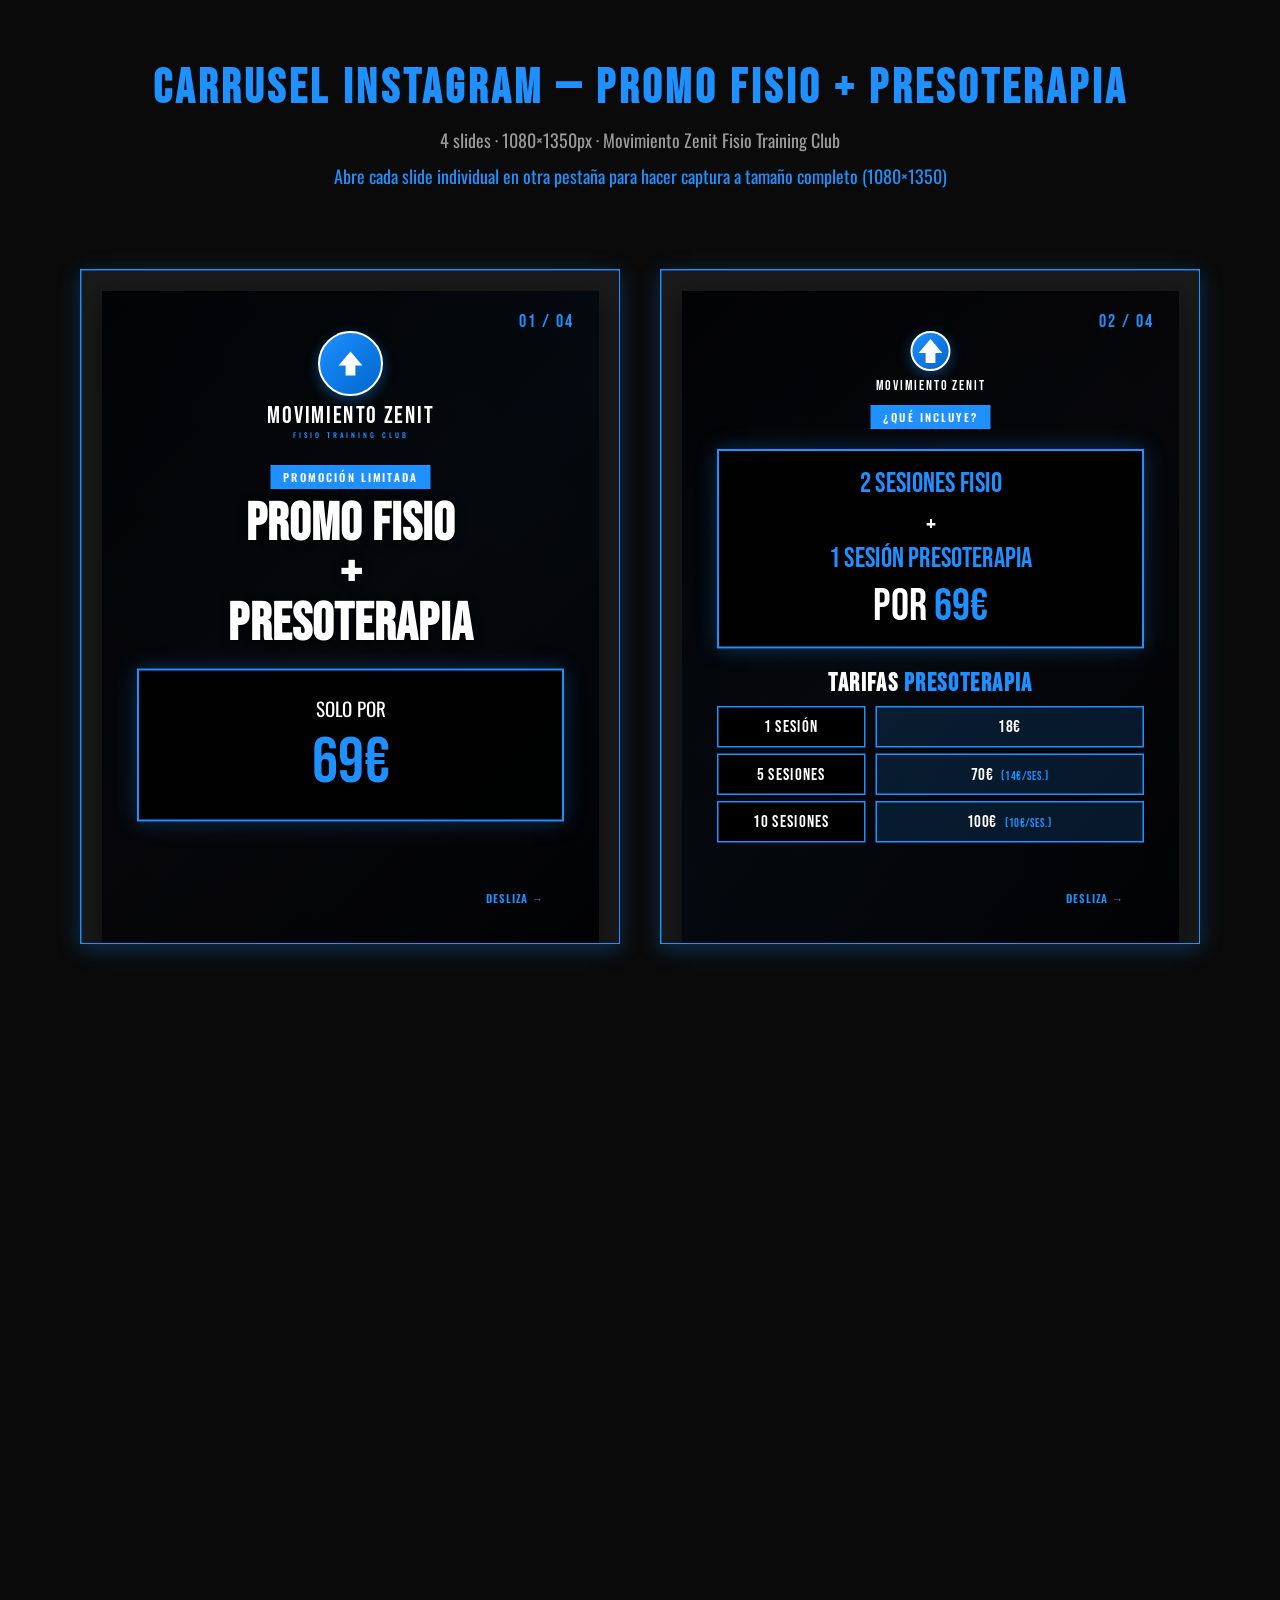
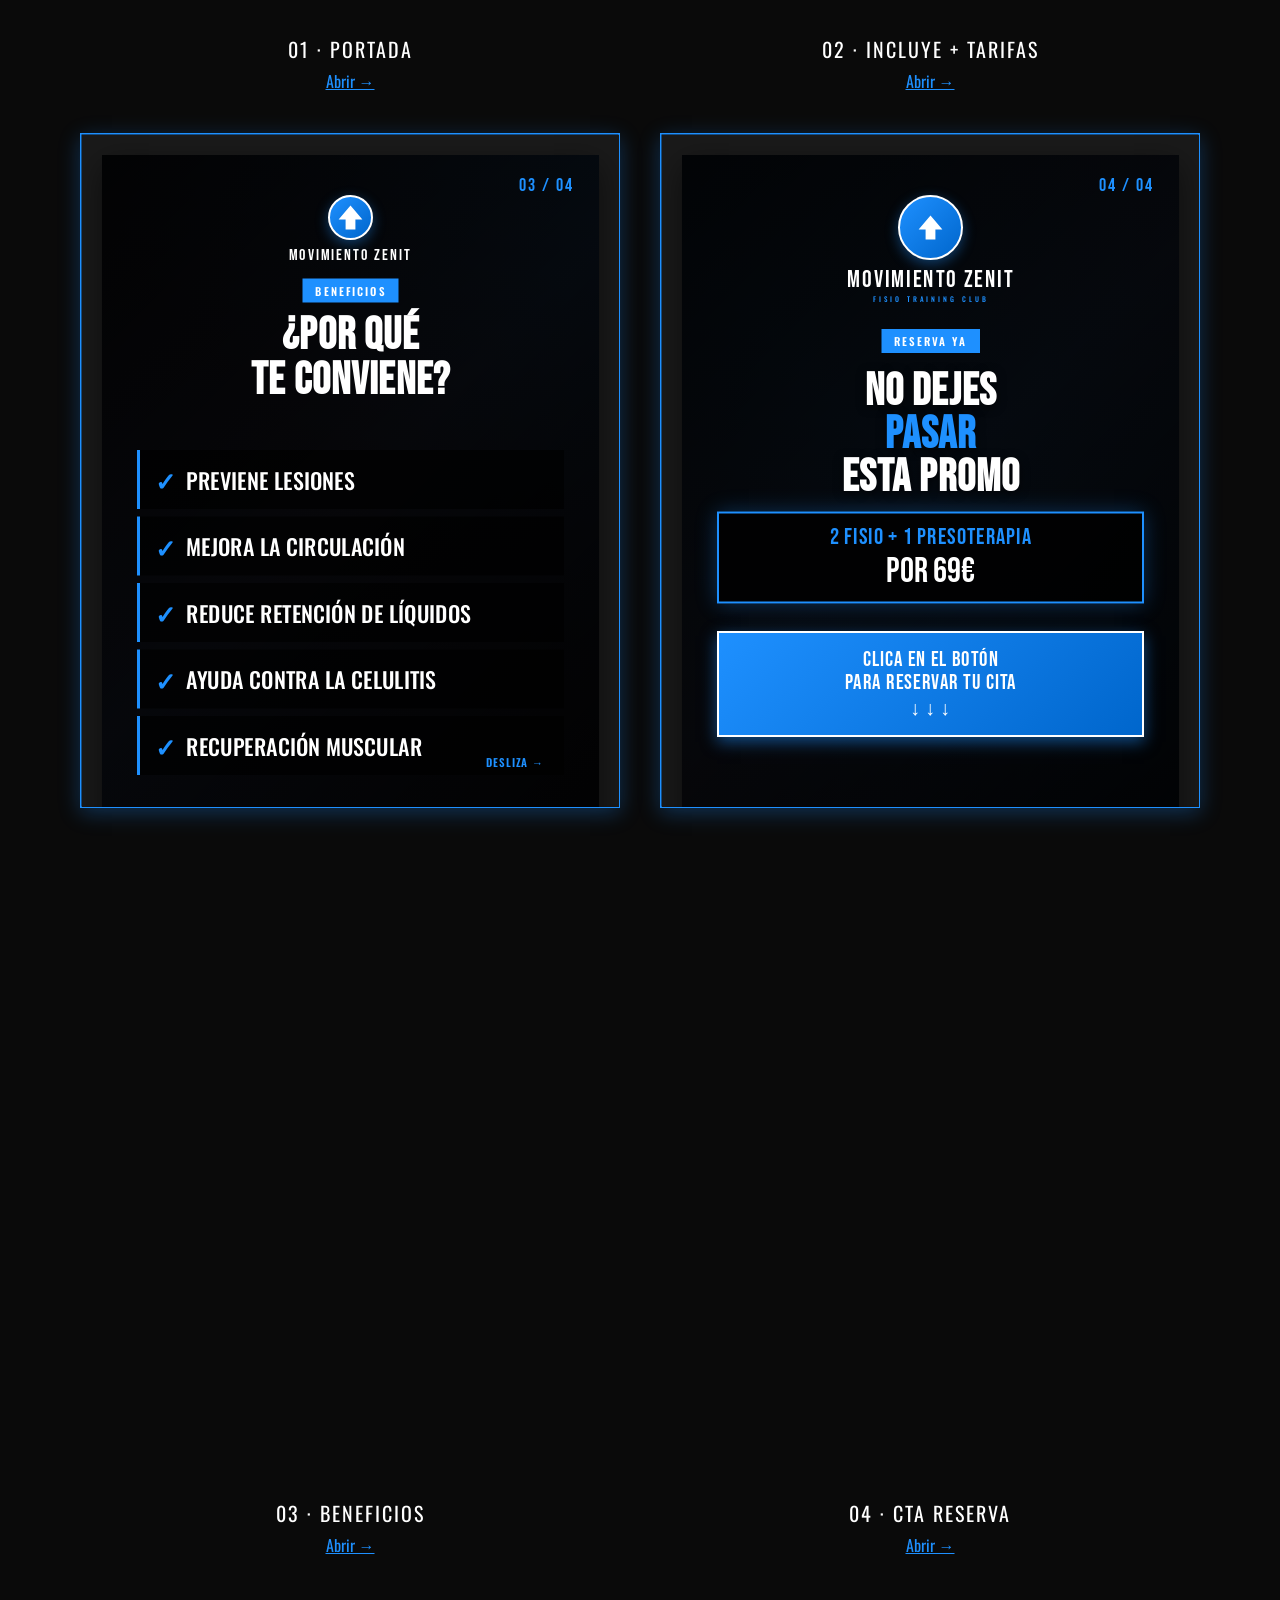
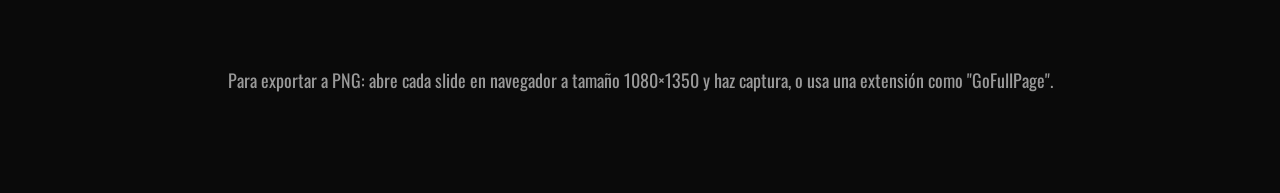
<file: carrusel-promo-fisio/index.html>
<!DOCTYPE html>
<html lang="es">
<head>
<meta charset="UTF-8">
<title>Carrusel Promo Fisio + Presoterapia - Movimiento Zenit</title>
<link rel="stylesheet" href="styles.css">
<style>
  body {
    background: #0a0a0a;
    padding: 60px 20px;
  }
  .header {
    width: 100%;
    text-align: center;
    color: white;
    font-family: 'Oswald', sans-serif;
    margin-bottom: 40px;
  }
  .header h1 {
    font-family: 'Bebas Neue', sans-serif;
    font-size: 48px;
    color: #1e90ff;
    letter-spacing: 4px;
  }
  .header p {
    color: #999;
    margin-top: 10px;
    font-size: 18px;
  }
  .slides-grid {
    display: flex;
    flex-wrap: wrap;
    gap: 40px;
    justify-content: center;
  }
  .slide-wrapper {
    display: flex;
    flex-direction: column;
    align-items: center;
  }
  .slide-label {
    color: white;
    font-family: 'Oswald', sans-serif;
    margin-top: 15px;
    font-size: 20px;
    letter-spacing: 2px;
  }
  iframe {
    width: 540px;
    height: 675px;
    border: 3px solid #1e90ff;
    box-shadow: 0 10px 40px rgba(30,144,255,0.3);
  }
</style>
</head>
<body>
  <div class="header">
    <h1>CARRUSEL INSTAGRAM — PROMO FISIO + PRESOTERAPIA</h1>
    <p>4 slides · 1080×1350px · Movimiento Zenit Fisio Training Club</p>
    <p style="color:#1e90ff;">Abre cada slide individual en otra pestaña para hacer captura a tamaño completo (1080×1350)</p>
  </div>

  <div class="slides-grid">
    <div class="slide-wrapper">
      <iframe src="slide-1-portada.html" style="transform: scale(0.5); transform-origin: top left; width: 1080px; height: 1350px; margin-bottom: -675px; margin-right: -540px;"></iframe>
      <div style="width: 540px; height: 675px;"></div>
      <div class="slide-label">01 · PORTADA</div>
      <a href="slide-1-portada.html" target="_blank" style="color:#1e90ff; margin-top:5px;">Abrir →</a>
    </div>

    <div class="slide-wrapper">
      <iframe src="slide-2-incluye.html" style="transform: scale(0.5); transform-origin: top left; width: 1080px; height: 1350px; margin-bottom: -675px; margin-right: -540px;"></iframe>
      <div style="width: 540px; height: 675px;"></div>
      <div class="slide-label">02 · INCLUYE + TARIFAS</div>
      <a href="slide-2-incluye.html" target="_blank" style="color:#1e90ff; margin-top:5px;">Abrir →</a>
    </div>

    <div class="slide-wrapper">
      <iframe src="slide-3-beneficios.html" style="transform: scale(0.5); transform-origin: top left; width: 1080px; height: 1350px; margin-bottom: -675px; margin-right: -540px;"></iframe>
      <div style="width: 540px; height: 675px;"></div>
      <div class="slide-label">03 · BENEFICIOS</div>
      <a href="slide-3-beneficios.html" target="_blank" style="color:#1e90ff; margin-top:5px;">Abrir →</a>
    </div>

    <div class="slide-wrapper">
      <iframe src="slide-4-cta.html" style="transform: scale(0.5); transform-origin: top left; width: 1080px; height: 1350px; margin-bottom: -675px; margin-right: -540px;"></iframe>
      <div style="width: 540px; height: 675px;"></div>
      <div class="slide-label">04 · CTA RESERVA</div>
      <a href="slide-4-cta.html" target="_blank" style="color:#1e90ff; margin-top:5px;">Abrir →</a>
    </div>
  </div>

  <div class="header" style="margin-top:60px;">
    <p style="color:#999;">Para exportar a PNG: abre cada slide en navegador a tamaño 1080×1350 y haz captura, o usa una extensión como "GoFullPage".</p>
  </div>
</body>
</html>
</file>
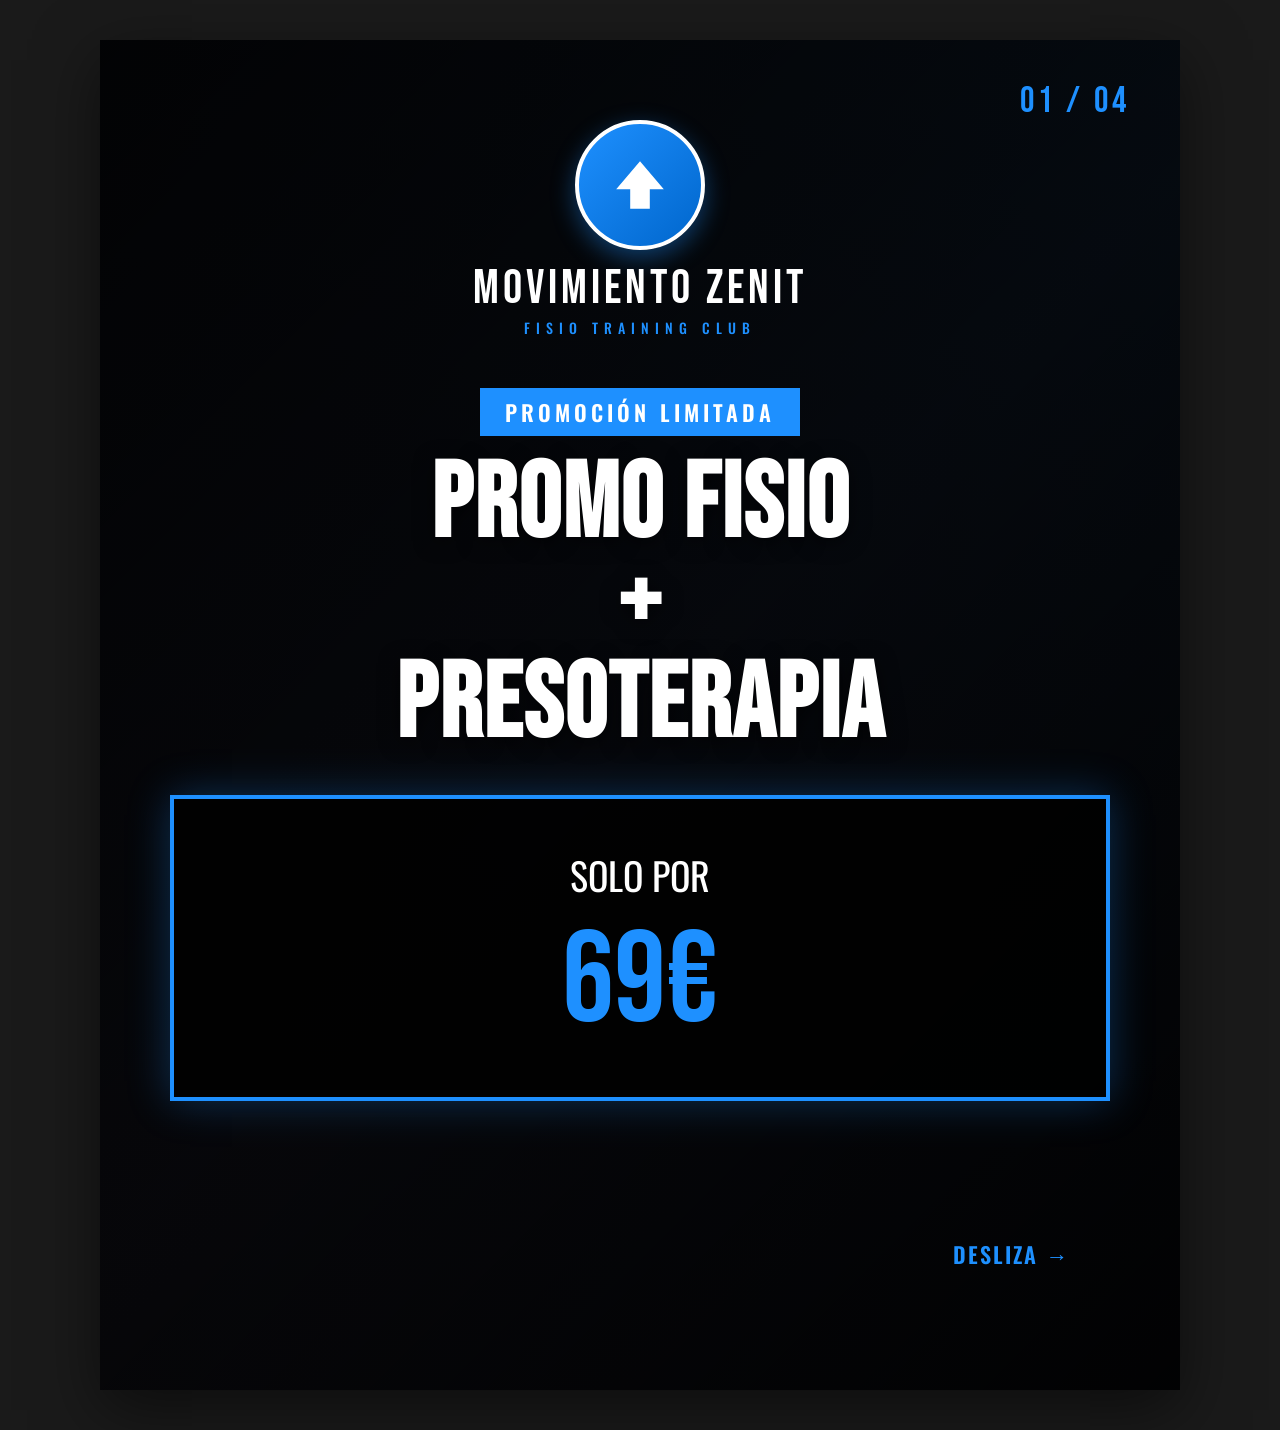
<file: carrusel-promo-fisio/slide-1-portada.html>
<!DOCTYPE html>
<html lang="es">
<head>
<meta charset="UTF-8">
<title>Slide 1 - Portada</title>
<link rel="stylesheet" href="styles.css">
</head>
<body>
<div class="slide">
  <div class="slide-bg" style="background-image: linear-gradient(45deg, #1a1a2e, #16213e, #0f3460);"></div>
  <div class="slide-number">01 / 04</div>
  <div class="slide-content">

    <div class="logo-header">
      <div class="logo-circle">
        <svg viewBox="0 0 50 50" fill="white">
          <polygon points="25,8 8,28 18,28 18,42 32,42 32,28 42,28"/>
        </svg>
      </div>
      <div class="logo-text">MOVIMIENTO ZENIT</div>
      <div class="logo-subtitle">FISIO TRAINING CLUB</div>
    </div>

    <span class="tag">PROMOCIÓN LIMITADA</span>

    <h1 class="title-xl" style="font-size: 105px;">PROMO FISIO<br>+<br>PRESOTERAPIA</h1>

    <div class="zenit-box" style="margin-top: 40px;">
      <div class="box-text" style="font-size: 38px; margin-bottom: 15px;">SOLO POR</div>
      <div class="box-price">69€</div>
    </div>

    <div class="swipe-indicator">DESLIZA →</div>
  </div>
</div>
</body>
</html>
</file>
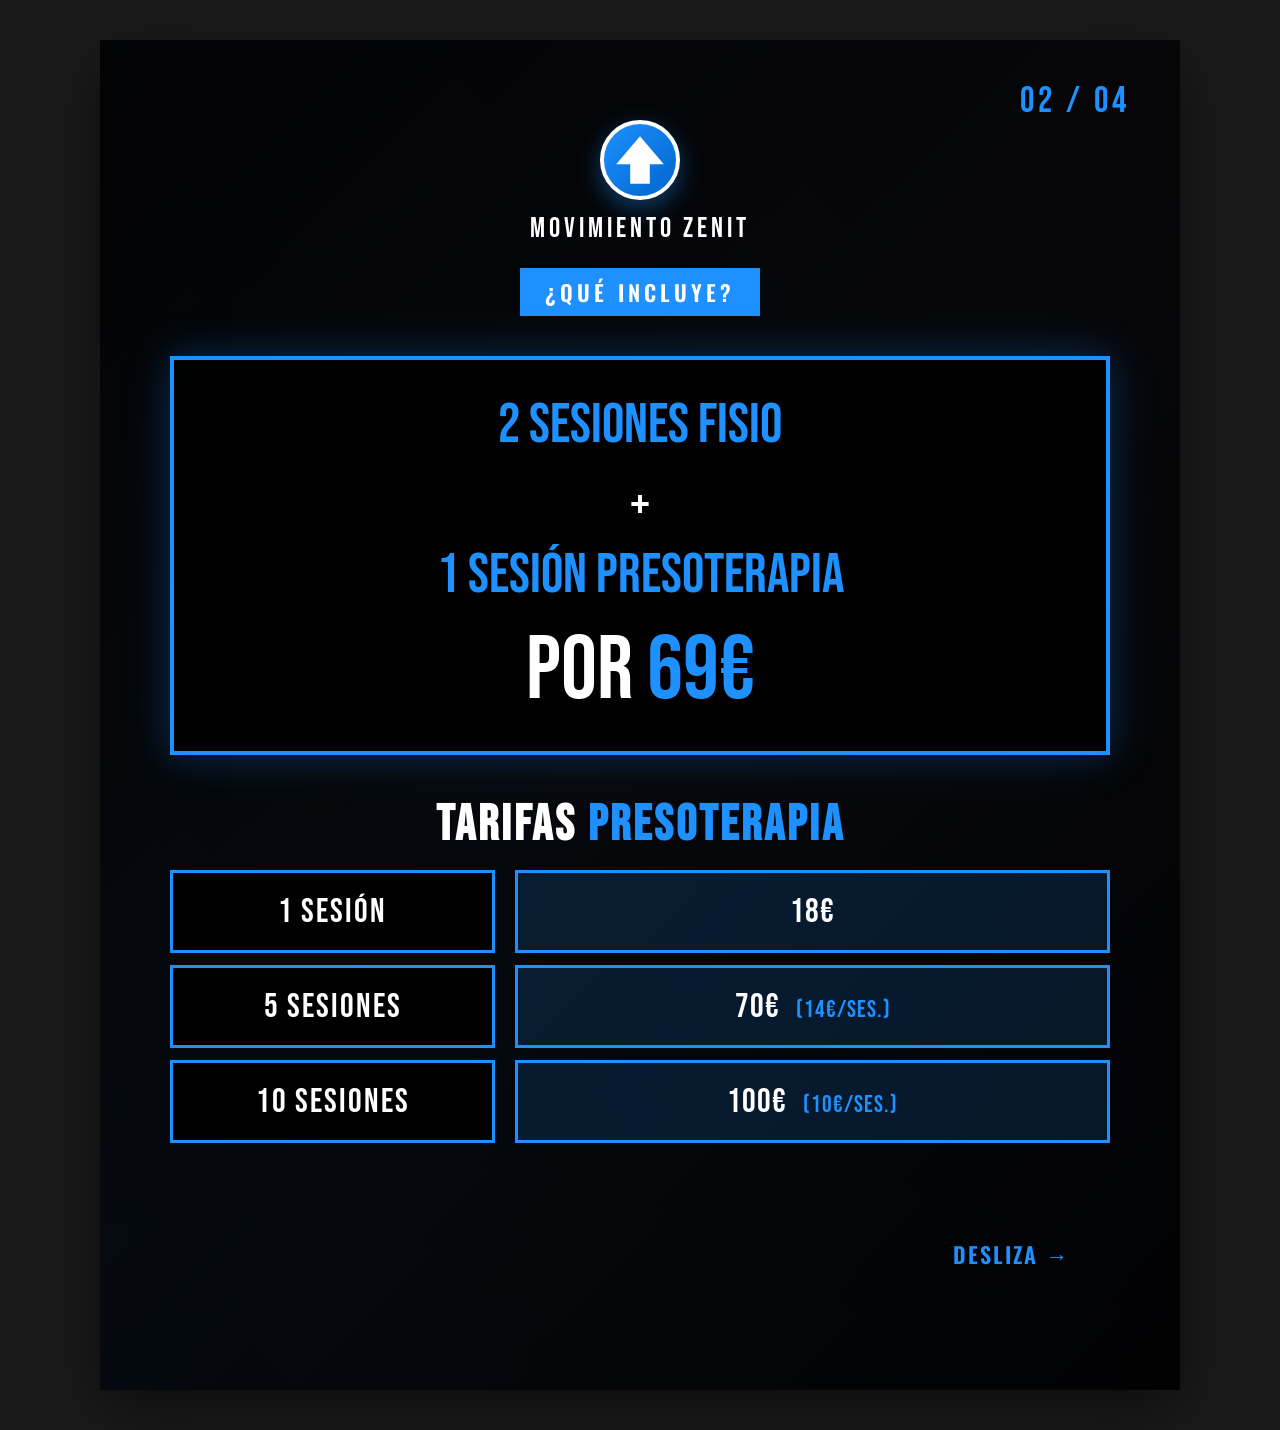
<file: carrusel-promo-fisio/slide-2-incluye.html>
<!DOCTYPE html>
<html lang="es">
<head>
<meta charset="UTF-8">
<title>Slide 2 - Qué incluye y tarifas</title>
<link rel="stylesheet" href="styles.css">
</head>
<body>
<div class="slide">
  <div class="slide-bg" style="background-image: linear-gradient(45deg, #0f3460, #16213e, #1a1a2e);"></div>
  <div class="slide-number">02 / 04</div>
  <div class="slide-content">

    <div class="logo-header" style="margin-bottom: 25px;">
      <div class="logo-circle" style="width: 80px; height: 80px;">
        <svg viewBox="0 0 50 50" fill="white">
          <polygon points="25,8 8,28 18,28 18,42 32,42 32,28 42,28"/>
        </svg>
      </div>
      <div class="logo-text" style="font-size: 28px;">MOVIMIENTO ZENIT</div>
    </div>

    <span class="tag">¿QUÉ INCLUYE?</span>

    <div class="zenit-box" style="margin: 20px 0; padding: 35px 50px;">
      <div class="box-title" style="font-size: 56px; color: #1e90ff;">2 SESIONES FISIO</div>
      <div style="font-family: 'Bebas Neue'; font-size: 50px; color: #ffffff; margin: 8px 0;">+</div>
      <div class="box-title" style="font-size: 56px; color: #1e90ff;">1 SESIÓN PRESOTERAPIA</div>
      <div style="font-family: 'Bebas Neue'; font-size: 90px; color: #ffffff; line-height: 1; margin-top: 15px;">
        POR <span style="color: #1e90ff;">69€</span>
      </div>
    </div>

    <div style="width: 100%; margin-top: 20px;">
      <h3 style="font-family: 'Bebas Neue'; font-size: 50px; color: #ffffff; text-align: center; letter-spacing: 3px; margin-bottom: 15px;">
        TARIFAS <span style="color: #1e90ff;">PRESOTERAPIA</span>
      </h3>

      <div class="price-row" style="margin: 12px 0;">
        <div class="price-label" style="padding: 18px 25px; font-size: 34px;">1 SESIÓN</div>
        <div class="price-value" style="padding: 18px 25px; font-size: 34px;">18€</div>
      </div>

      <div class="price-row" style="margin: 12px 0;">
        <div class="price-label" style="padding: 18px 25px; font-size: 34px;">5 SESIONES</div>
        <div class="price-value" style="padding: 18px 25px; font-size: 34px;">70€ <span class="highlight" style="font-size: 24px;">(14€/SES.)</span></div>
      </div>

      <div class="price-row" style="margin: 12px 0;">
        <div class="price-label" style="padding: 18px 25px; font-size: 34px;">10 SESIONES</div>
        <div class="price-value" style="padding: 18px 25px; font-size: 34px;">100€ <span class="highlight" style="font-size: 24px;">(10€/SES.)</span></div>
      </div>
    </div>

    <div class="swipe-indicator">DESLIZA →</div>
  </div>
</div>
</body>
</html>
</file>
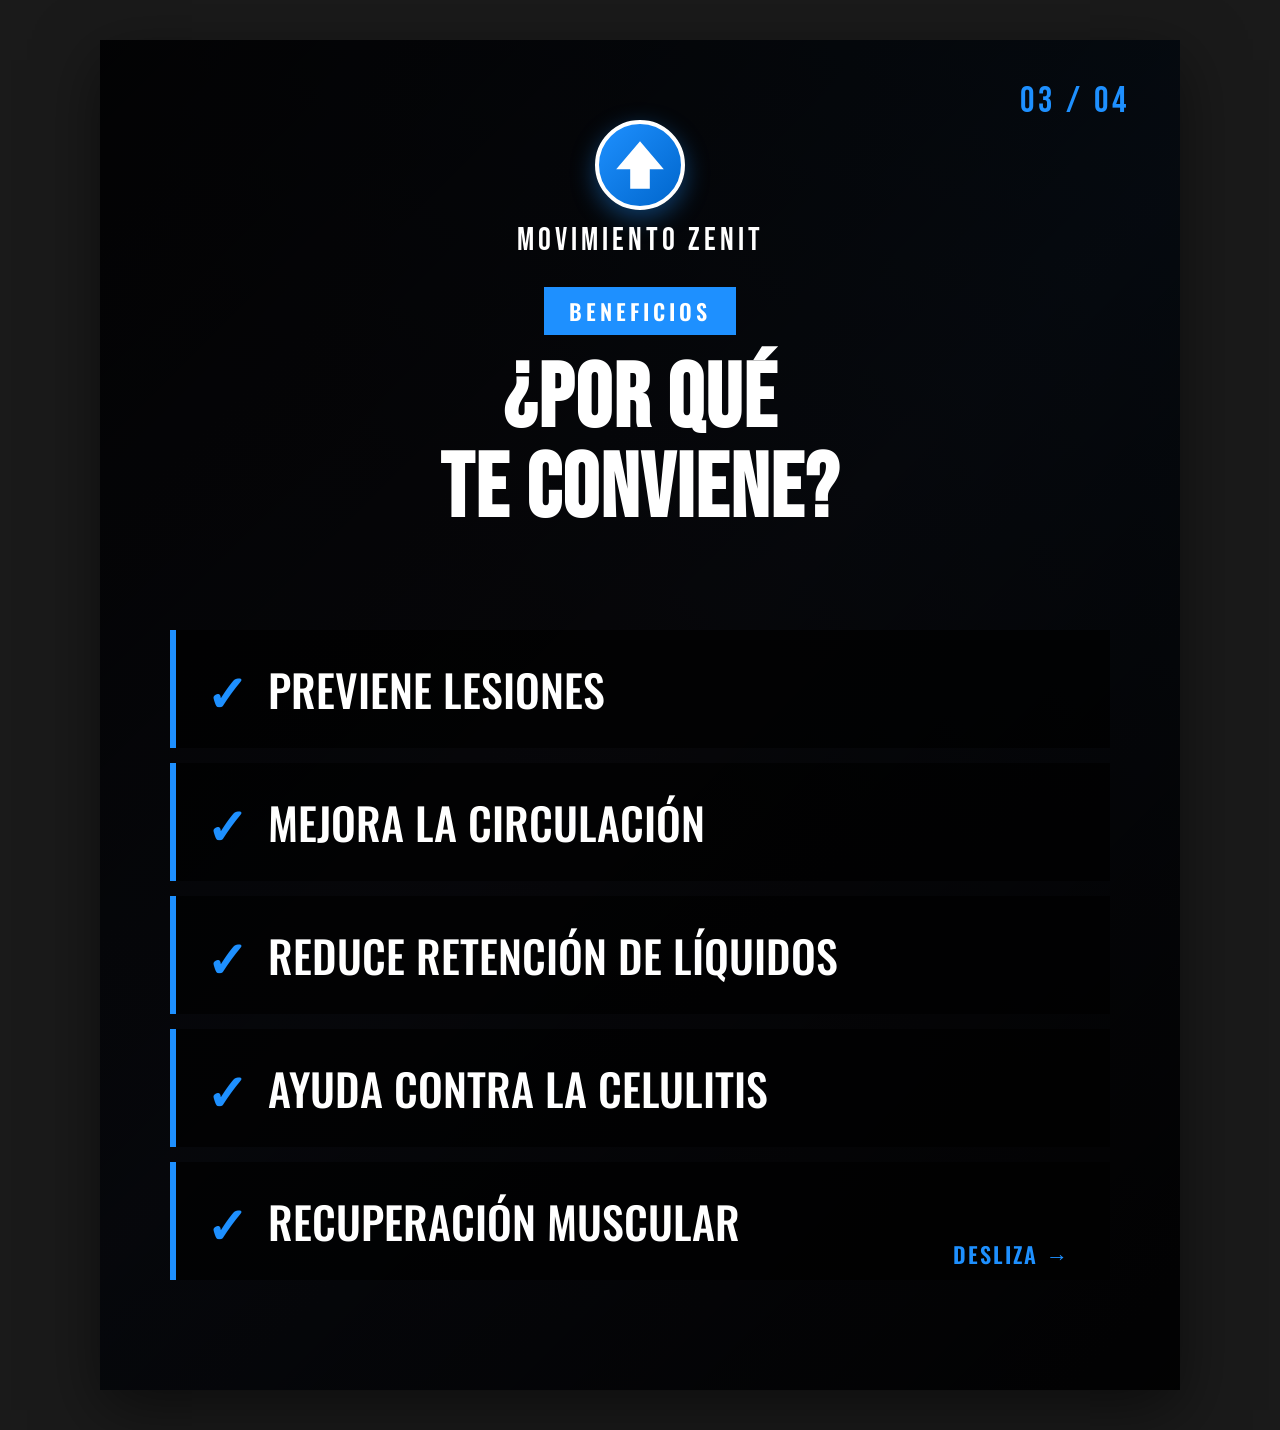
<file: carrusel-promo-fisio/slide-3-beneficios.html>
<!DOCTYPE html>
<html lang="es">
<head>
<meta charset="UTF-8">
<title>Slide 3 - Beneficios</title>
<link rel="stylesheet" href="styles.css">
</head>
<body>
<div class="slide">
  <div class="slide-bg" style="background-image: linear-gradient(45deg, #16213e, #1a1a2e, #0f3460);"></div>
  <div class="slide-number">03 / 04</div>
  <div class="slide-content">

    <div class="logo-header" style="margin-bottom: 30px;">
      <div class="logo-circle" style="width: 90px; height: 90px;">
        <svg viewBox="0 0 50 50" fill="white">
          <polygon points="25,8 8,28 18,28 18,42 32,42 32,28 42,28"/>
        </svg>
      </div>
      <div class="logo-text" style="font-size: 32px;">MOVIMIENTO ZENIT</div>
    </div>

    <span class="tag">BENEFICIOS</span>

    <h2 class="title-lg" style="margin-bottom: 15px;">¿POR QUÉ<br>TE CONVIENE?</h2>

    <div class="divider"></div>

    <ul class="benefits-list" style="margin-top: 25px;">
      <li>PREVIENE LESIONES</li>
      <li>MEJORA LA CIRCULACIÓN</li>
      <li>REDUCE RETENCIÓN DE LÍQUIDOS</li>
      <li>AYUDA CONTRA LA CELULITIS</li>
      <li>RECUPERACIÓN MUSCULAR</li>
    </ul>

    <div class="swipe-indicator">DESLIZA →</div>
  </div>
</div>
</body>
</html>
</file>
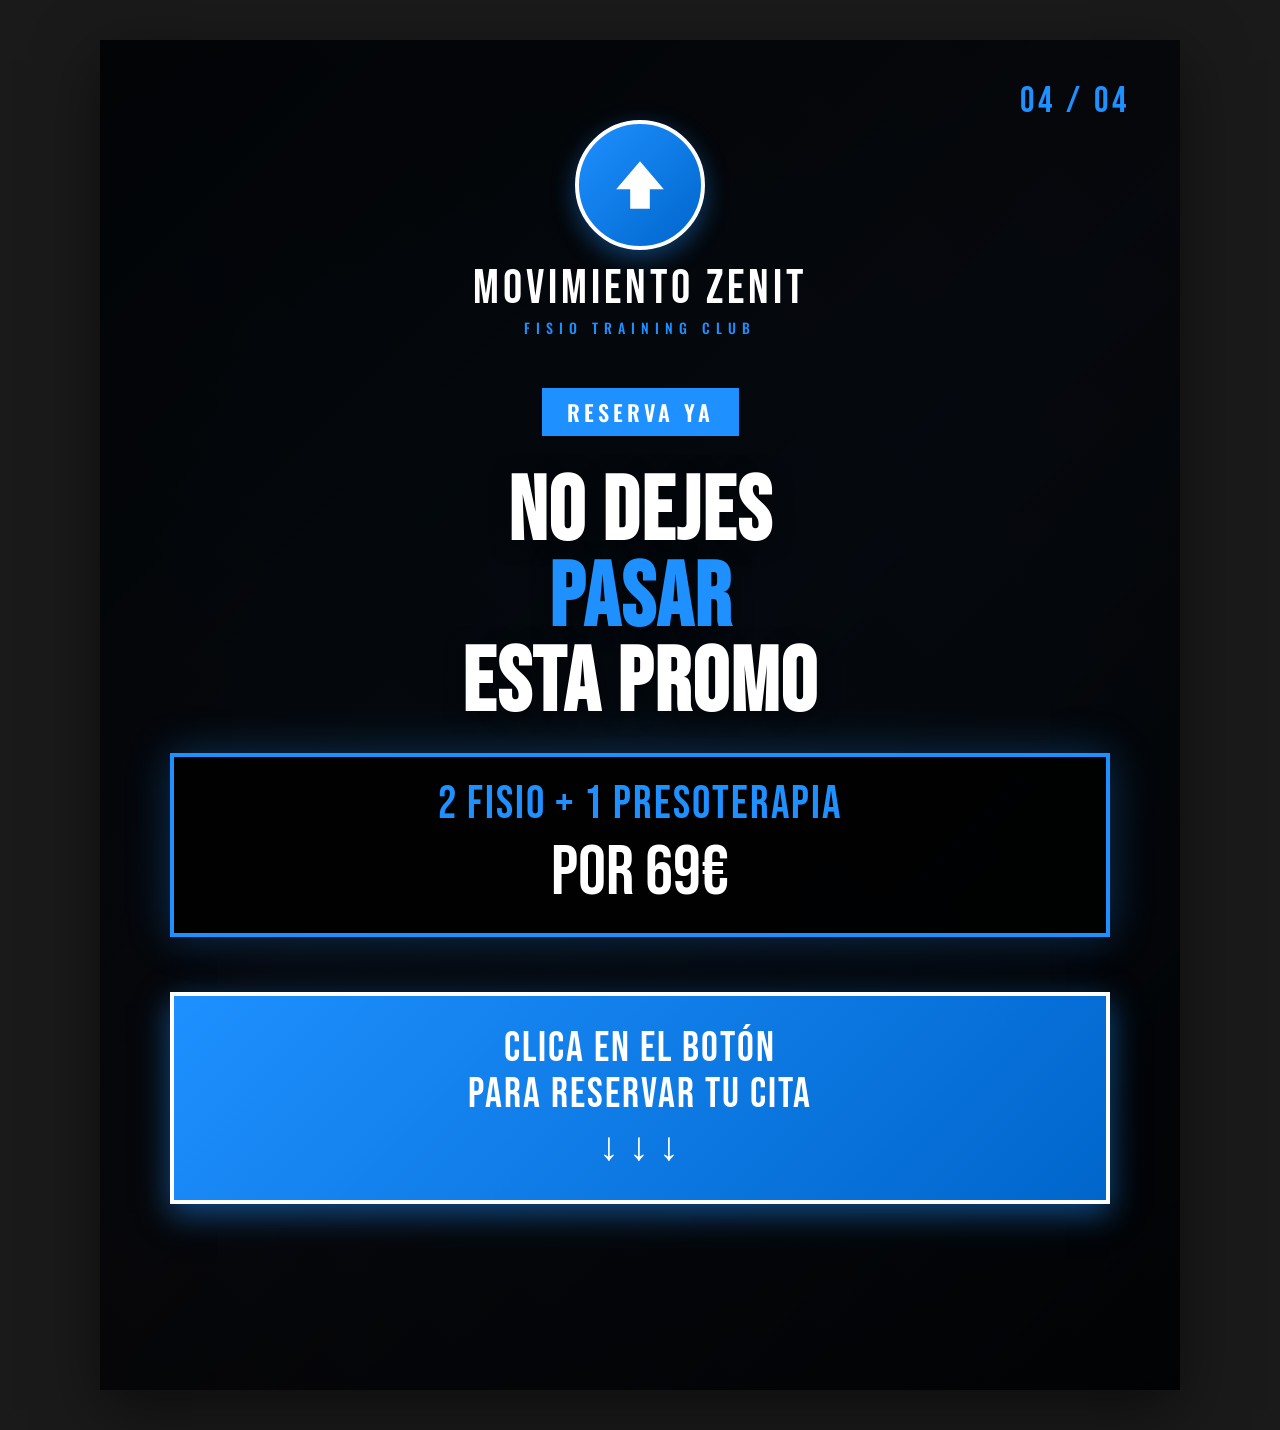
<file: carrusel-promo-fisio/slide-4-cta.html>
<!DOCTYPE html>
<html lang="es">
<head>
<meta charset="UTF-8">
<title>Slide 4 - CTA Reserva</title>
<link rel="stylesheet" href="styles.css">
</head>
<body>
<div class="slide">
  <div class="slide-bg" style="background-image: linear-gradient(45deg, #1a1a2e, #0f3460, #16213e);"></div>
  <div class="slide-number">04 / 04</div>
  <div class="slide-content">

    <div class="logo-header">
      <div class="logo-circle">
        <svg viewBox="0 0 50 50" fill="white">
          <polygon points="25,8 8,28 18,28 18,42 32,42 32,28 42,28"/>
        </svg>
      </div>
      <div class="logo-text">MOVIMIENTO ZENIT</div>
      <div class="logo-subtitle">FISIO TRAINING CLUB</div>
    </div>

    <span class="tag">RESERVA YA</span>

    <h2 class="title-xl" style="font-size: 90px; margin-top: 15px;">
      NO DEJES<br>
      <span style="color: #1e90ff;">PASAR</span><br>
      ESTA PROMO
    </h2>

    <div class="zenit-box" style="margin-top: 25px; padding: 25px 40px;">
      <div style="color: #1e90ff; font-family: 'Bebas Neue'; font-size: 46px; letter-spacing: 2px; line-height: 1;">2 FISIO + 1 PRESOTERAPIA</div>
      <div style="font-family: 'Bebas Neue'; font-size: 70px; color: #ffffff; line-height: 1; margin-top: 10px;">POR 69€</div>
    </div>

    <div class="cta-button" style="margin-top: 25px; padding: 30px 40px; font-size: 42px;">
      CLICA EN EL BOTÓN<br>PARA RESERVAR TU CITA
      <div style="font-size: 40px; margin-top: 8px;">↓ ↓ ↓</div>
    </div>

  </div>
</div>
</body>
</html>
</file>
<file: carrusel-promo-fisio/styles.css>
/* Estilo Movimiento Zenit - Carrusel Instagram */
@import url('https://fonts.googleapis.com/css2?family=Bebas+Neue&family=Oswald:wght@400;500;600;700&display=swap');

* {
  margin: 0;
  padding: 0;
  box-sizing: border-box;
}

body {
  font-family: 'Oswald', sans-serif;
  background: #1a1a1a;
  display: flex;
  flex-wrap: wrap;
  gap: 40px;
  padding: 40px;
  justify-content: center;
}

.slide {
  width: 1080px;
  height: 1350px;
  position: relative;
  overflow: hidden;
  background: #0a0a0a;
  color: #ffffff;
  display: flex;
  flex-direction: column;
  align-items: center;
  padding: 80px 70px;
  box-shadow: 0 20px 60px rgba(0, 0, 0, 0.5);
}

/* Overlay oscuro sobre la imagen de fondo */
.slide::before {
  content: '';
  position: absolute;
  inset: 0;
  background:
    linear-gradient(135deg, rgba(0,0,0,0.85) 0%, rgba(0,0,0,0.6) 50%, rgba(0,0,0,0.9) 100%);
  z-index: 1;
}

/* Imagen de fondo decorativa */
.slide-bg {
  position: absolute;
  inset: 0;
  background-size: cover;
  background-position: center;
  opacity: 0.35;
  z-index: 0;
}

.slide-content {
  position: relative;
  z-index: 2;
  width: 100%;
  height: 100%;
  display: flex;
  flex-direction: column;
  align-items: center;
}

/* LOGO header */
.logo-header {
  display: flex;
  flex-direction: column;
  align-items: center;
  margin-bottom: 50px;
}

.logo-circle {
  width: 130px;
  height: 130px;
  background: linear-gradient(135deg, #1e90ff 0%, #0066cc 100%);
  border-radius: 50%;
  display: flex;
  align-items: center;
  justify-content: center;
  margin-bottom: 15px;
  box-shadow: 0 8px 25px rgba(30, 144, 255, 0.4);
  border: 4px solid #ffffff;
}

.logo-circle svg {
  width: 70px;
  height: 70px;
}

.logo-text {
  font-family: 'Bebas Neue', sans-serif;
  font-size: 48px;
  letter-spacing: 4px;
  color: #ffffff;
  line-height: 1;
}

.logo-subtitle {
  font-family: 'Oswald', sans-serif;
  font-size: 14px;
  letter-spacing: 6px;
  color: #1e90ff;
  margin-top: 4px;
  font-weight: 500;
}

/* Títulos */
.title-xl {
  font-family: 'Bebas Neue', sans-serif;
  font-size: 110px;
  line-height: 0.95;
  text-align: center;
  color: #ffffff;
  text-shadow: 0 4px 20px rgba(0,0,0,0.6);
  letter-spacing: 2px;
}

.slide {
  overflow: hidden;
}

.title-lg {
  font-family: 'Bebas Neue', sans-serif;
  font-size: 90px;
  line-height: 1;
  text-align: center;
  color: #ffffff;
  letter-spacing: 2px;
}

.title-md {
  font-family: 'Bebas Neue', sans-serif;
  font-size: 70px;
  text-align: center;
  color: #ffffff;
  letter-spacing: 2px;
}

/* Caja destacada estilo Zenit (negra con borde azul) */
.zenit-box {
  background: rgba(0, 0, 0, 0.85);
  border: 4px solid #1e90ff;
  padding: 50px 60px;
  margin: 30px 0;
  width: 100%;
  text-align: center;
  box-shadow: 0 0 40px rgba(30, 144, 255, 0.3);
}

.zenit-box .box-title {
  font-family: 'Bebas Neue', sans-serif;
  font-size: 60px;
  color: #ffffff;
  line-height: 1.1;
  margin-bottom: 20px;
}

.zenit-box .box-price {
  font-family: 'Bebas Neue', sans-serif;
  font-size: 130px;
  color: #1e90ff;
  line-height: 1;
}

.zenit-box .box-text {
  font-family: 'Oswald', sans-serif;
  font-size: 32px;
  color: #ffffff;
  font-weight: 400;
  line-height: 1.4;
}

/* Botón CTA azul */
.cta-button {
  background: linear-gradient(135deg, #1e90ff 0%, #0066cc 100%);
  border: 4px solid #ffffff;
  padding: 40px 50px;
  width: 100%;
  text-align: center;
  margin-top: auto;
  font-family: 'Bebas Neue', sans-serif;
  font-size: 50px;
  color: #ffffff;
  letter-spacing: 2px;
  line-height: 1.1;
  box-shadow: 0 10px 30px rgba(30, 144, 255, 0.5);
}

/* Lista de precios estilo */
.price-row {
  display: flex;
  align-items: center;
  gap: 20px;
  width: 100%;
  margin: 20px 0;
}

.price-label {
  background: #000000;
  border: 3px solid #1e90ff;
  padding: 25px 35px;
  font-family: 'Bebas Neue', sans-serif;
  font-size: 42px;
  color: #ffffff;
  flex: 1;
  text-align: center;
  letter-spacing: 2px;
}

.price-value {
  background: rgba(30, 144, 255, 0.15);
  border: 3px solid #1e90ff;
  padding: 25px 35px;
  font-family: 'Bebas Neue', sans-serif;
  font-size: 42px;
  color: #ffffff;
  flex: 2;
  text-align: center;
  letter-spacing: 1px;
}

.price-value .highlight {
  color: #1e90ff;
  font-size: 30px;
  margin-left: 10px;
}

/* Lista de beneficios */
.benefits-list {
  list-style: none;
  width: 100%;
  margin: 30px 0;
}

.benefits-list li {
  font-family: 'Oswald', sans-serif;
  font-size: 44px;
  color: #ffffff;
  padding: 22px 30px;
  margin: 15px 0;
  background: rgba(0, 0, 0, 0.7);
  border-left: 6px solid #1e90ff;
  display: flex;
  align-items: center;
  gap: 20px;
  font-weight: 500;
}

.benefits-list li::before {
  content: '✓';
  color: #1e90ff;
  font-size: 50px;
  font-weight: bold;
}

/* Footer */
.slide-footer {
  margin-top: auto;
  width: 100%;
  text-align: center;
  padding-top: 30px;
}

.swipe-indicator {
  position: absolute;
  bottom: 40px;
  right: 40px;
  z-index: 3;
  display: flex;
  align-items: center;
  gap: 10px;
  font-family: 'Oswald', sans-serif;
  font-size: 22px;
  color: #1e90ff;
  font-weight: 600;
  letter-spacing: 2px;
}

.slide-number {
  position: absolute;
  top: 40px;
  right: 50px;
  z-index: 3;
  font-family: 'Bebas Neue', sans-serif;
  font-size: 36px;
  color: #1e90ff;
  letter-spacing: 4px;
}

.whatsapp-info {
  display: flex;
  align-items: center;
  justify-content: center;
  gap: 15px;
  margin-top: 20px;
  font-family: 'Oswald', sans-serif;
  font-size: 32px;
  color: #ffffff;
  font-weight: 500;
}

.whatsapp-icon {
  background: #25D366;
  color: white;
  width: 50px;
  height: 50px;
  border-radius: 50%;
  display: flex;
  align-items: center;
  justify-content: center;
  font-size: 30px;
}

.divider {
  width: 80px;
  height: 4px;
  background: #1e90ff;
  margin: 20px auto;
}

.tag {
  display: inline-block;
  background: #1e90ff;
  color: white;
  padding: 8px 25px;
  font-family: 'Oswald', sans-serif;
  font-size: 22px;
  font-weight: 600;
  letter-spacing: 4px;
  margin-bottom: 20px;
  text-transform: uppercase;
}
</file>
